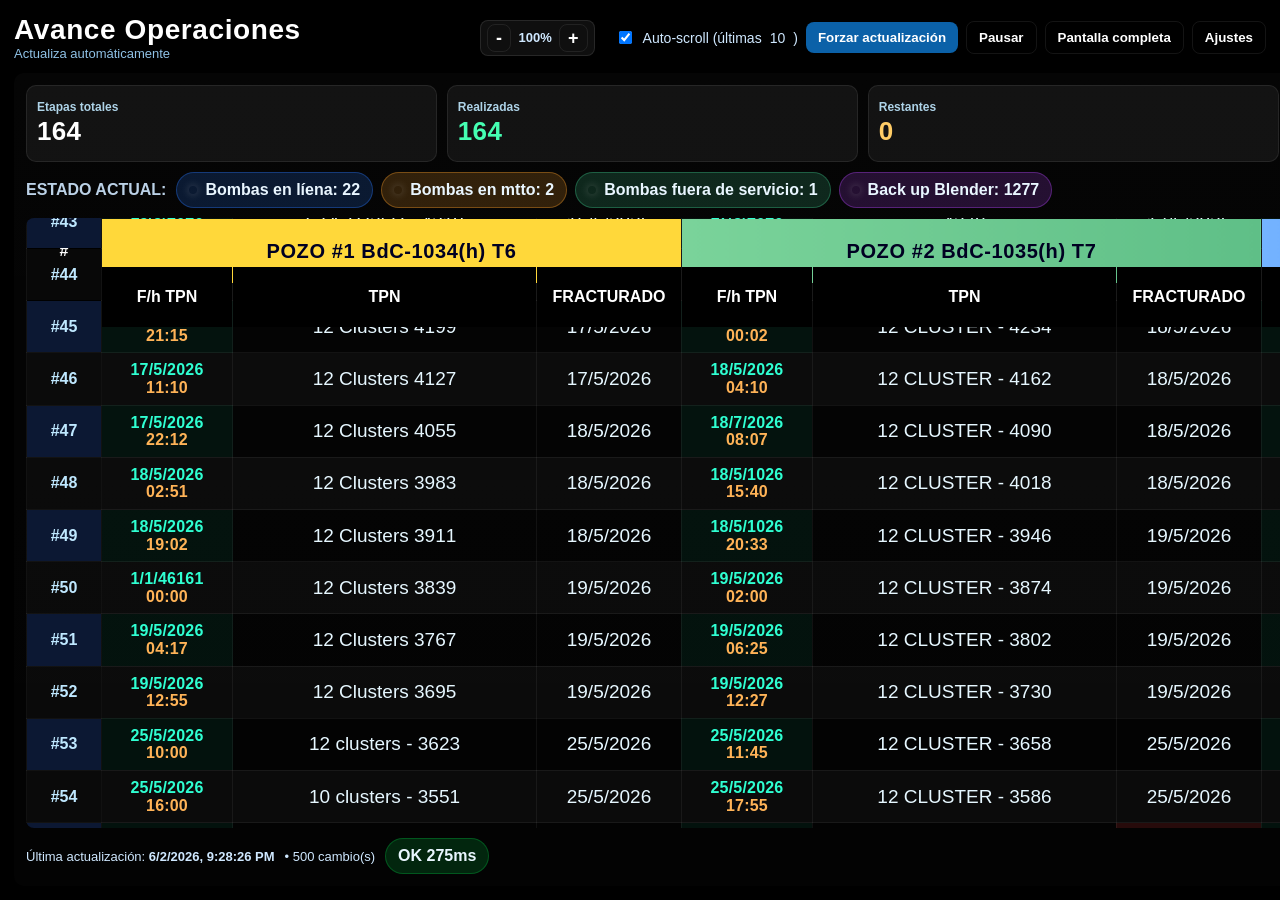
<file: index.html>
<!doctype html>
<html lang="es">
<head>
<meta charset="utf-8" />
<meta name="viewport" content="width=device-width, initial-scale=1, maximum-scale=1" />
<title>AVANCE PAD</title>

<script src="archivo_script.js"></script>

<link rel="stylesheet" href="hoja_estilos.css"/>

<style>
</style>
</head>

<body>
<div id="dimVeil"></div>
<div id="saver">
  <div id="saverStage"></div>
  <div class="center"></div>
  <div class="ticker" id="saverTicker"></div>
</div>

<div class="wrap">
  <header>
     <div>
      <h1>Avance Operaciones</h1>
      <div class="meta">Actualiza automáticamente</div>
    </div>
    <div class="controls">
      <div style="display:flex;align-items:center;gap:4px;margin-right:12px;background:rgba(255,255,255,0.06);padding:3px 6px;border-radius:8px;border:1px solid rgba(255,255,255,0.1)">
        <button class="btn secondary" id="btnZoomOut" style="padding:0 8px;
        font-size:18px;line-height:24px;height:28px" title="Reducir tamaño">-</button>
        <span id="txtZoom" style="font-size:13px;min-width:40px;text-align:center;font-weight:700;color:#cfe8ff">100%</span>
        <button class="btn secondary" id="btnZoomIn" style="padding:0 8px;
        font-size:18px;line-height:24px;height:28px" title="Aumentar tamaño">+</button>
      </div>

      <label class="switch">
        <input id="autoScroll" type="checkbox" />
        Auto-scroll (últimas <span id="autoN"></span>)
      </label>
      <button class="btn" id="btnRefresh">Forzar actualización</button>
      <button class="btn secondary" id="btnPause">Pausar</button>
      <button class="btn secondary" id="btnFull">Pantalla completa</button>
      <button class="btn secondary" id="btnSettings">Ajustes</button>
    </div>
  </header>

  <main>
    <div class="board">

      <div class="bar" style="flex-wrap:wrap">
        <div class="kpis" style="flex:1 1 680px">
          <div class="kpi"><div class="kpi-label">Etapas totales</div><div id="kpiTotal" class="kpi-value">0</div></div>
          <div class="kpi"><div class="kpi-label">Realizadas</div><div id="kpiDone" class="kpi-value kpi-green">0</div></div>
          <div class="kpi"><div class="kpi-label">Restantes</div><div id="kpiRemain" class="kpi-value kpi-amber">0</div></div>
          <div class="kpi">
            <div class="kpi-label">Velocidad Promedio</div>
            <div id="kpiAvg" class="kpi-sub">—</div>
            <div id="kpiWindow" class="kpi-note">Ventana usada: —</div>
          </div>
          <div class="kpi">
            <div class="kpi-label">Fin estimado</div>
            <div id="kpiETA" class="kpi-sub">—</div>
          </div>
        </div>

        <div class="indicators" style="margin-left:auto">
          <div id="datesReel" class="reel" aria-label="Fracturas por fecha (reel)"></div>
        </div>
      </div>

      <div class="bar">
        <div class="stockwrap">
          <div class="stocklabel">ESTADO ACTUAL:</div>
          <div id="stockBar" class="stockbar"></div>
        </div>
      </div>

      <div class="table-container" id="tableContainer">
        <table id="mainTable">
          <thead>
            <tr id="hdrTop"><th class="rowid">#</th></tr>
            <tr id="hdrSub"><th class="rowid">&nbsp;</th></tr>
          </thead>
          <tbody id="tbody"></tbody>
        </table>
      </div>

      <footer>
        <div id="footerLeft">
          <span>Última actualización: <strong id="lastUpdate">-</strong></span>
          <span id="delta" class="delta"></span>
          <span id="netStatus" class="pill">Conectando…</span>
        </div>
        <div class="meta">Actualiza cada <span id="refreshSec">15</span>s</div>
      </footer>
    </div>
  </main>
</div>

<div id="settingsModal" class="modal" aria-modal="true" role="dialog" aria-label="Ajustes">
  <div class="modal-card">
    <div class="modal-head"><strong>Ajustes rápidos</strong></div>
    <div class="modal-body">
      
      <section>
        <h4>Cálculo de Estimaciones</h4>
        <div class="grid g2">
          <label style="display:flex;align-items:center;gap:8px">
            <input type="checkbox" id="setUseManualSpeed"> 
            Usar velocidad fija
          </label>
          <label>Etapas por día
            <input type="number" id="setManualSpeed" min="1" max="100" step="0.1">
          </label>
        </div>
        <small style="opacity:0.7">Si se activa, el tiempo restante se calcula usando este valor fijo en lugar del promedio histórico.</small>
      </section>

      <section class="grid g3">
        <label>Tamaño “POZO #n” <input type="number" id="setPozoFont" min="12" max="40" step="1"></label>
        <label>Tamaño “STOCK” <input type="number" id="setStockFont" min="10" max="30" step="1"></label>
        <label>Tamaño datos <input type="number" id="setCellFont" min="12" max="32" step="1"></label>
      </section>

      <section>
        <h4>Protector de pantalla</h4>
        <div class="grid g3">
          <label>Modo
            <select id="setSaverMode">
              <option value="rotar">Rotar</option>
              <option value="blob">Luz ambiental</option>
              <option value="valores-rebotando">Valores rebotando</option>
              <option value="valores-lluvia">Lluvia de valores</option>
            </select>
          </label>
          <label>Minutos inactivo <input type="number" id="setSaverIdle" min="1" max="120" step="1"></label>
          <label>Rotar cada (min) <input type="number" id="setRotateEvery" min="1" max="60" step="1"></label>
          <div class="full" style="display:flex;gap:8px;align-items:center">
            <button class="btn secondary" id="btnTestSaver">Probar</button>
            <span class="pill small" id="saverStatus">—</span>
          </div>
        </div>
      </section>

      <section>
        <h4>Atenuación nocturna</h4>
        <div class="grid g3">
          <label><input type="checkbox" id="setNightEnabled"> Activar</label>
          <label>Hora inicio <input type="number" id="setNightStart" min="0" max="23"></label>
          <label>Hora fin <input type="number" id="setNightEnd" min="0" max="23"></label>
          <label class="full">Brillo (20–100%) <input type="range" id="setNightDim" min="20" max="100"></label>
        </div>
      </section>

      <section>
        <h4>Pixel-shift</h4>
        <div class="grid g3">
          <label><input type="checkbox" id="setShiftEnabled"> Activar</label>
          <label>Intervalo (min) <input type="number" id="setShiftEvery" min="1" max="60"></label>
          <label>Desplazamiento (px) <input type="number" id="setShiftPixels" min="0" max="10"></label>
        </div>
      </section>

      <section>
        <h4>Pozos visibles</h4>
        <div id="wellChooser" class="full"></div>
      </section>

      <section>
        <div style="display:flex;gap:8px;align-items:center;justify-content:space-between">
          <h4>Reglas de stock</h4>
          <div>
            <button class="btn secondary" id="btnLoadDetected">Cargar ítems</button>
            <button class="btn secondary" id="btnAddRule">Añadir regla</button>
          </div>
        </div>
        <div class="rules-head">
          <div>Ítem</div><div>Unidad</div><div>Bajo</div><div>Medio</div><div></div>
        </div>
        <div id="rulesBody"></div>
      </section>
    </div>

    <div class="modal-actions">
      <button class="btn secondary" id="btnCloseSettings">Cerrar</button>
      <button class="btn secondary" id="btnReset">Restablecer</button>
      <button class="btn" id="btnSaveSettings">Guardar</button>
    </div>
  </div>
</div>

<script>

</script>
</body>
</html>
</file>
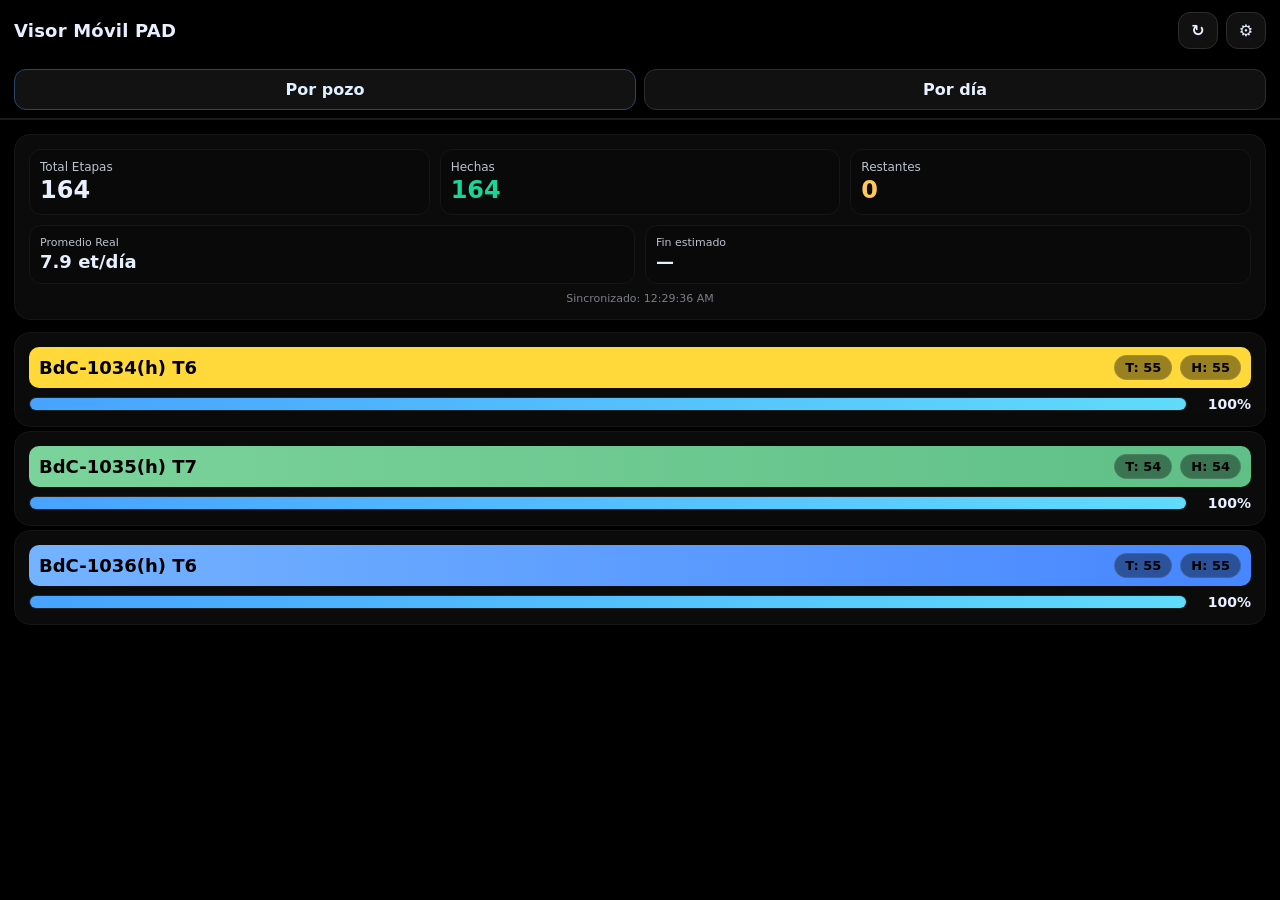
<file: tablet.html>
<!doctype html>
<html lang="es">
<head>
  <meta charset="utf-8" />
  <meta name="viewport" content="width=device-width, initial-scale=1, viewport-fit=cover" />
  <title>Visor Móvil PAD - Dinastía AI</title>
  <style>
    :root{
      --bg:#000; --card:#0b0b0b; --muted:#cfe8ff; --ok:#1ad598; --warn:#ffc857; --bad:#ff6b6b; --ink:#e8f0ff;
      --accent:#47a3ff; --soft:#111; --ring:#2d2d2d; --shadow: 0 6px 20px rgba(0,0,0,.55);
    }
    html,body{height:100%; margin:0; background:#000; color:var(--ink); font-family: Inter, system-ui, Segoe UI, Roboto, Arial, sans-serif; overflow-x:hidden;}
    .wrap{min-height:100%; display:flex; flex-direction:column;}
    header{position:sticky; top:0; z-index:10; background:linear-gradient(180deg, #000, rgba(0,0,0,.85)); border-bottom:1px solid #1a1a1a;}
    .bar{display:flex; align-items:center; gap:10px; padding:12px 14px}
    .title{font-size:18px; font-weight:700; letter-spacing:.2px}
    .grow{flex:1}
    button, .chip{appearance:none; border:1px solid var(--ring); background:var(--soft); color:var(--ink); border-radius:12px; padding:8px 12px; font:inherit; font-weight:600}
    button:active{transform:scale(.98)}
    .chip{border-radius:999px; font-size:12px; padding:6px 10px;}
    .toolbar{display:flex; gap:8px}

    .tabs{display:flex; gap:8px; padding:8px 14px; border-bottom:1px solid #1a1a1a}
    .tab{flex:1; text-align:center; padding:10px 0; border-radius:12px; background:var(--soft); border:1px solid var(--ring); cursor:pointer; font-weight:700;}
    .tab.active{background:#121212; border-color:#2b466f; color:#dff0ff}

    main{padding:14px; display:grid; gap:12px}
    .card{background:var(--card); border:1px solid #161616; border-radius:16px; box-shadow:var(--shadow)}
    .card.pad{padding:14px}

    .kpis{display:grid; grid-template-columns:repeat(3, 1fr); gap:10px}
    .kpi{background:#090909; border:1px solid #161616; border-radius:12px; padding:10px}
    .kpi .label{font-size:12px; opacity:.8}
    .kpi .value{font-size:24px; font-weight:800; margin-top:2px}
    .kpi.ok .value{color:var(--ok)}
    .kpi.warn .value{color:var(--warn)}

    .speed{display:grid; grid-template-columns:1fr 1fr; gap:10px; margin-top:10px}
    .speed .box{background:#090909; border:1px solid #161616; border-radius:12px; padding:10px}
    .speed .h{font-size:11px; opacity:.8}
    .speed .v{font-size:18px; font-weight:800; margin-top:2px; line-height: 1.2;}

    .pozo{display:grid; gap:8px; cursor:pointer; margin-bottom:4px}
    .pozo-title{display:flex; align-items:center; justify-content:space-between; padding:8px 10px; border-radius:10px; background:#101010}
    .pozo-title .name{font-weight:900; font-size:18px}
    .meta{display:flex; gap:8px}
    .badge{font-size:13px; background:rgba(0,0,0,0.4); border:1px solid rgba(255,255,255,0.1); padding:4px 10px; border-radius:999px; font-weight:700}

    .row{display:flex; align-items:center; gap:14px}
    .progress{height:12px; background:#090909; border:1px solid #222; border-radius:999px; overflow:hidden; flex:1}
    .progress > i{display:block; height:100%; background:linear-gradient(90deg, #47a3ff, #60dbfb)}
    .pct{width:50px; text-align:right; font-size:14px; font-weight:800}

    .list{display:grid; gap:10px}
    .item{display:flex; align-items:center; justify-content:space-between; padding:10px 12px; border-radius:12px; border:1px solid #161616; background:#0a0a0a}
    .item .left .h{font-weight:700}
    .item .right{font-weight:800}

    .backbar{display:flex; align-items:center; gap:10px; padding:8px 14px}
    .backbar .t{font-weight:900; font-size:18px}

    canvas{width:100%; height:220px; display:block}

    .overlay{position:fixed; inset:0; background:rgba(0,0,0,0.85); z-index:100; display:none; align-items:center; justify-content:center}
    .overlay.open{display:flex}
    .modal-box{background:#111; border:1px solid #222; width:90%; max-width:400px; border-radius:16px; padding:16px}
    .form-row{display:flex; align-items:center; justify-content:space-between; margin-bottom:12px; padding:10px; background:#080808; border-radius:8px}

    /* Colores por pozo */
    .color-1{ --c-bg:linear-gradient(90deg,#ffd83a,#ffd83a); --c-fg:#000; }
    .color-2{ --c-bg:linear-gradient(90deg,#7ad39a,#5fbf87); --c-fg:#000; }
    .color-3{ --c-bg:linear-gradient(90deg,#74b3ff,#4686ff); --c-fg:#000; }
    .color-4{ --c-bg:linear-gradient(90deg,#ff7b7b,#ff4c4c); --c-fg:#000; }
    .color-5{ --c-bg:linear-gradient(90deg,#ffffff,#f2f6f9); --c-fg:#000; }
    .color-6{ --c-bg:linear-gradient(90deg,#e8c3ff,#d79bf6); --c-fg:#000; }
    .pozo[class*="color-"] .pozo-title, #detailBar[class*="color-"] .t{ background:var(--c-bg); color:var(--c-fg); }
  </style>
</head>
<body>
  <div class="wrap">
    <header>
      <div class="bar">
        <div class="title">Visor Móvil PAD</div>
        <div class="grow"></div>
        <div class="toolbar">
          <button id="btnRefresh">↻</button>
          <button id="btnCfg">⚙️</button>
        </div>
      </div>
      <div class="tabs" id="mainTabs">
        <div class="tab active" data-view="pozos">Por pozo</div>
        <div class="tab" data-view="dias">Por día</div>
      </div>
      <div class="backbar" id="detailBar" style="display:none">
        <button id="btnBack">← Volver</button>
        <div class="t" id="detailTitle">Pozo</div>
      </div>
    </header>

    <main>
      <section class="card pad" id="topCard">
        <div class="kpis">
          <div class="kpi" id="kpiTotales"><div class="label">Total Etapas</div><div class="value">—</div></div>
          <div class="kpi ok" id="kpiRealizadas"><div class="label">Hechas</div><div class="value">—</div></div>
          <div class="kpi warn" id="kpiRestantes"><div class="label">Restantes</div><div class="value">—</div></div>
        </div>
        <div class="speed">
          <div class="box">
            <div class="h">Promedio Real</div>
            <div class="v" id="avgPace">—</div>
          </div>
          <div class="box">
            <div class="h">Fin estimado</div>
            <div class="v" id="etaFinish">—</div>
          </div>
        </div>
        <div id="lastUpdate" style="font-size:11px; opacity:0.5; margin-top:8px; text-align:center"></div>
      </section>

      <section id="viewPozos" class="pozos"></section>

      <section id="viewDias" class="dias" style="display:none">
        <section class="card pad" style="margin-bottom:10px"><canvas id="daysChart"></canvas></section>
        <div id="daysListBox"></div>
      </section>

      <section id="viewDetail" style="display:none">
        <section class="card pad" style="margin-bottom:10px"><canvas id="pozoChart"></canvas></section>
        <section class="card pad">
          <div class="summary" style="display:grid; grid-template-columns:1fr 1fr; gap:8px; margin-bottom:15px">
             <div class="kv" style="background:#0a0a0a; padding:10px; border-radius:8px"><span>Total:</span> <strong id="dTot">—</strong></div>
             <div class="kv" style="background:#0a0a0a; padding:10px; border-radius:8px"><span>Hechas:</span> <strong id="dDone">—</strong></div>
          </div>
          <div id="dList" class="list"></div>
        </section>
      </section>
    </main>
  </div>

  <div class="overlay" id="modalSettings">
    <div class="modal-box">
      <h3 style="margin-top:0">Ajustes de ETA</h3>
      <div class="form-row"><span>Usar Velocidad Fija</span><input type="checkbox" id="cfgUseManual"></div>
      <div class="form-row"><span>Etapas / Día</span><input type="number" id="cfgManualVal" step="0.1"></div>
      <button id="btnSaveCfg" style="width:100%; background:var(--accent); color:#000; border:none; padding:12px; border-radius:8px; font-weight:bold">Guardar</button>
      <button id="btnCloseCfg" style="width:100%; background:transparent; border:none; color:#fff; margin-top:10px">Cerrar</button>
    </div>
  </div>

<script>
"use strict";

const CONFIG = {
  DATA_URL: 'status.json',
  MAX_ETAPAS: 70
};

let PREFS = JSON.parse(localStorage.getItem('mobile_prefs')) || { useManual: true, manualSpeed: 8 };
let gStats = {}, gNames = {}, gDays = [];

const $ = s => document.querySelector(s);
const $$ = s => Array.from(document.querySelectorAll(s));

function pad2(n) { return String(n).padStart(2,'0'); }

function isStop(v) {
  return String(v || "").trim().toUpperCase() === 'STOP';
}

function isCancelada(v) {
  return String(v || "").trim().normalize('NFD').replace(/[\u0300-\u036f]/g,'').toLowerCase() === 'cancelada';
}

function isValidDate(v) {
  const s = String(v || "").trim();
  if(!s) return false;
  if(!isNaN(s) && Number(s) > 30000 && Number(s) < 80000) return true;
  return /^(\d{1,2})[\/\-](\d{1,2})[\/\-](\d{2,4})/.test(s) || /^\d{4}-\d{2}-\d{2}/.test(s);
}

function parseToYMD(v) {
  const s = String(v || "").trim();
  if(!s) return null;

  if(!isNaN(s) && Number(s) > 30000 && Number(s) < 80000) {
    const d = new Date(Date.UTC(1899, 11, 30) + Math.round(Number(s) * 86400000));
    return `${d.getUTCFullYear()}-${pad2(d.getUTCMonth() + 1)}-${pad2(d.getUTCDate())}`;
  }

  let m = s.match(/^(\d{1,2})[\/\-](\d{1,2})[\/\-](\d{2,4})/);
  if(m) {
    let d = +m[1], mo = +m[2], y = +m[3];
    if(y < 100) y += 2000;
    return `${y}-${pad2(mo)}-${pad2(d)}`;
  }

  m = s.match(/^(\d{4})-(\d{2})-(\d{2})/);
  if(m) return s.substring(0, 10);

  return null;
}

function displayDate(v) {
  if(!isValidDate(v)) return v;
  const ymd = parseToYMD(v);
  if(!ymd) return v;
  const parts = ymd.split('-');
  return `${parts[2]}/${parts[1]}/${parts[0]}`;
}

async function load() {
  try {
    const res = await fetch(`${CONFIG.DATA_URL}?v=${Date.now()}`);
    const json = await res.json();
    const rows = json.items || [];

    const names = {};
    const firstRow = rows[0] || {};
    Object.keys(firstRow).forEach(k => {
      if(k.startsWith('FechaFracPozo')) {
        const id = k.match(/\d+/)[0];
        const val = String(firstRow[k] || "").trim();
        if(val && val.toUpperCase() !== 'X') names[id] = val;
      }
    });

    const stats = {};
    const dailyMap = new Map();

    const dataRows = rows.filter(r => {
      const fText = String(r.Fila || r.fila || "").trim().replace('#','');
      if(fText === "0" || fText === "00") return true;
      const fNum = parseInt(fText, 10);
      return !isNaN(fNum) && fNum <= CONFIG.MAX_ETAPAS;
    });

    Object.keys(names).forEach(id => {
      const fk = `FechaFracPozo${id}`;
      let totalSlots = 0, hechas = 0, canceladas = 0, serie = [];

      for(const r of dataRows) {
        const val = r[fk];
        const fLabel = String(r.Fila || r.fila || "").trim();
        const fNum = parseInt(fLabel.replace('#',''), 10);

        // Ignorar fila #00
        if(fNum === 0) continue;

        // STOP: cortar el pozo aquí
        if(isStop(val)) break;

        // Suma al total siempre (cancelada o no)
        totalSlots++;

        // Cancelada: suma al total, se contabiliza aparte para
        // descontar de restantes, NO suma a hechas
        if(isCancelada(val)) {
          canceladas++;
          serie.push({ f: fLabel, v: 'Cancelada', isH: false, isCancelada: true });
          continue;
        }

        if(isValidDate(val)) {
          hechas++;
          const ymd = parseToYMD(val);
          if(ymd) dailyMap.set(ymd, (dailyMap.get(ymd)||0) + 1);
        }
        serie.push({ f: fLabel, v: val, isH: isValidDate(val), isCancelada: false });
      }

      if(totalSlots > 0 || hechas > 0) {
        stats[id] = {
          total: totalSlots,
          hechas,
          // rest = pendientes reales: ni hechas ni canceladas
          rest: Math.max(0, totalSlots - hechas - canceladas),
          serie,
          name: names[id]
        };
      }
    });

    gStats = stats;
    gNames = names;
    gDays = Array.from(dailyMap.entries()).sort((a,b) => b[0].localeCompare(a[0]));

    $('#lastUpdate').textContent = `Sincronizado: ${new Date().toLocaleTimeString()}`;
    renderMain();
    if($('#viewDias').style.display !== 'none') renderDays();
  } catch(e) { console.error("Error cargando datos:", e); }
}

function renderMain() {
  const all = Object.values(gStats);
  const t = all.reduce((a,b) => a + b.total, 0);
  const h = all.reduce((a,b) => a + b.hechas, 0);
  // Usa rest pre-calculado por pozo para respetar canceladas
  const r = all.reduce((a,b) => a + b.rest, 0);

  $('#kpiTotales .value').textContent = t;
  $('#kpiRealizadas .value').textContent = h;
  $('#kpiRestantes .value').textContent = r;

  const last7 = gDays.slice(0, 7);
  const avg = last7.length ? (last7.reduce((a,b) => a + b[1], 0) / last7.length) : 0;
  $('#avgPace').textContent = `${avg.toFixed(1)} et/día`;

  const speed = PREFS.useManual ? PREFS.manualSpeed : avg;
  const speedLabel = PREFS.useManual ? `Manual: ${speed}` : `Real: ${avg.toFixed(1)}`;

  if(speed > 0 && r > 0) {
    const dLeft = r / speed;
    const target = new Date(Date.now() + dLeft * 86400000);
    $('#etaFinish').innerHTML = `${target.toLocaleDateString('es-AR', {day:'2-digit', month:'2-digit'})} <div style="font-size:10px; opacity:0.6; font-weight:normal">(Base: ${speedLabel} et/día)</div>`;
  } else {
    $('#etaFinish').textContent = "—";
  }

  const cont = $('#viewPozos'); cont.innerHTML = '';
  Object.keys(gStats).forEach(id => {
    const p = gStats[id];
    const pct = p.total > 0 ? Math.round((p.hechas / p.total) * 100) : 0;
    const el = document.createElement('div');
    el.className = `card pad pozo color-${id}`;
    el.innerHTML = `
      <div class="pozo-title">
        <div class="name">${p.name}</div>
        <div class="meta"><span class="badge">T: ${p.total}</span> <span class="badge">H: ${p.hechas}</span></div>
      </div>
      <div class="row">
        <div class="progress"><i style="width:${pct}%"></i></div>
        <div class="pct">${pct}%</div>
      </div>
    `;
    el.onclick = () => openDetail(id);
    cont.appendChild(el);
  });
}

function renderDays() {
  const box = $('#daysListBox');
  if(!box) return;
  box.innerHTML = '<div class="list"></div>';

  if(gDays.length === 0) {
    box.innerHTML = '<div style="text-align:center; padding:20px; opacity:0.5">Sin datos registrados</div>';
    return;
  }

  gDays.forEach(([ymd, count]) => {
    const item = document.createElement('div');
    item.className = 'item';
    const dateParts = ymd.split('-');
    const d = `${dateParts[2]}/${dateParts[1]}`;
    item.innerHTML = `<div class="left"><strong>${d}</strong></div><div class="right">${count} etapas</div>`;
    box.firstChild.appendChild(item);
  });
}

function openDetail(id) {
  const p = gStats[id];
  $('#detailTitle').textContent = p.name;
  $('#detailBar').className = `backbar color-${id}`;
  $('#dTot').textContent = p.total;
  $('#dDone').textContent = p.hechas;

  const list = $('#dList'); list.innerHTML = '';
  p.serie.forEach(s => {
    const item = document.createElement('div');
    item.className = 'item';
    const valDisp = s.isCancelada ? 'Cancelada' : (s.v ? displayDate(s.v) : '—');
    const color = s.isH ? '#1ad598' : (s.isCancelada ? '#ff9500' : '');
    item.innerHTML = `<div class="left"><strong>Etapa ${s.f}</strong></div><div class="right" style="color:${color}">${valDisp}</div>`;
    list.appendChild(item);
  });

  $('#topCard').style.display='none';
  $('#viewPozos').style.display='none';
  $('#mainTabs').style.display='none';
  $('#detailBar').style.display='flex';
  $('#viewDetail').style.display='grid';
  drawChart($('#pozoChart'), p);
}

function drawChart(canv, pozoData) {
  const ctx = canv.getContext('2d'), dpr = window.devicePixelRatio || 1;
  const w = canv.clientWidth, h = canv.clientHeight;
  canv.width = w * dpr; canv.height = h * dpr;
  ctx.scale(dpr, dpr); ctx.clearRect(0,0,w,h);

  const m = new Map();
  pozoData.serie.forEach(s => {
    if(s.isH) { const y = parseToYMD(s.v); if(y) m.set(y, (m.get(y)||0)+1); }
  });
  const data = Array.from(m.entries()).sort((a,b) => a[0].localeCompare(b[0])).slice(-8);

  const max = Math.max(1, ...data.map(d=>d[1])), pad = 20, chartW = w - pad*2, chartH = h - pad*2;
  const stepX = chartW / Math.max(1, data.length);

  data.forEach((d, i) => {
    const bw = Math.max(10, stepX - 15), bh = (d[1]/max)*chartH, x = pad + i*stepX + (stepX-bw)/2, y = h - pad - bh;
    ctx.fillStyle = '#47a3ff'; ctx.fillRect(x, y, bw, bh);
    ctx.fillStyle = '#fff'; ctx.font = '10px sans-serif'; ctx.textAlign = 'center'; ctx.fillText(d[1], x+bw/2, y-5);
    ctx.font = '8px sans-serif'; ctx.fillText(d[0].split('-').slice(1).reverse().join('/'), x+bw/2, h-5);
  });
}

$('#btnRefresh').onclick = load;

$('#btnBack').onclick = () => {
  $('#detailBar').style.display='none';
  $('#viewDetail').style.display='none';
  $('#topCard').style.display='block';
  $('#viewPozos').style.display='grid';
  $('#mainTabs').style.display='flex';
};

$('#btnCfg').onclick = () => {
  $('#cfgUseManual').checked = PREFS.useManual;
  $('#cfgManualVal').value = PREFS.manualSpeed;
  $('#modalSettings').classList.add('open');
};

$('#btnCloseCfg').onclick = () => $('#modalSettings').classList.remove('open');

$('#btnSaveCfg').onclick = () => {
  PREFS.useManual = $('#cfgUseManual').checked;
  PREFS.manualSpeed = parseFloat($('#cfgManualVal').value) || 8;
  localStorage.setItem('mobile_prefs', JSON.stringify(PREFS));
  $('#modalSettings').classList.remove('open');
  renderMain();
};

$$('.tab').forEach(t => t.onclick = () => {
  $$('.tab').forEach(x => x.classList.remove('active'));
  t.classList.add('active');
  const v = t.dataset.view;
  $('#viewPozos').style.display = v==='pozos' ? 'grid' : 'none';
  $('#viewDias').style.display  = v==='dias'  ? 'block' : 'none';
  if(v === 'dias') {
    renderDays();
    setTimeout(() => {
      const canv = $('#daysChart');
      const ctx = canv.getContext('2d'), dpr = window.devicePixelRatio || 1;
      const w = canv.clientWidth, h = canv.clientHeight;
      canv.width = w * dpr; canv.height = h * dpr;
      ctx.scale(dpr, dpr); ctx.clearRect(0,0,w,h);
      const data = gDays.slice(0, 10).reverse();
      const max = Math.max(1, ...data.map(d=>d[1])), pad = 20, chartW = w - pad*2, chartH = h - pad*2;
      const stepX = chartW / Math.max(1, data.length);
      data.forEach((d, i) => {
        const bw = Math.max(10, stepX - 15), bh = (d[1]/max)*chartH, x = pad + i*stepX + (stepX-bw)/2, y = h - pad - bh;
        ctx.fillStyle = '#47a3ff'; ctx.fillRect(x, y, bw, bh);
        ctx.fillStyle = '#fff'; ctx.font = '10px sans-serif'; ctx.textAlign = 'center'; ctx.fillText(d[1], x+bw/2, y-5);
        ctx.font = '8px sans-serif'; ctx.fillText(d[0].split('-').slice(1).reverse().join('/'), x+bw/2, h-5);
      });
    }, 50);
  }
});

load();
setInterval(load, 60000);
</script>
</body>
</html>
</file>
<file: hoja_estilos.css>
:root{
    --bg:#000000;
    --card:#08203a; --muted:#cfe8ff;

    --header-h-1:48px; --header-h-2:44px;

    --pozo-font-size:20px; --stock-font-size:14px; --cell-font-size:19px;

    --w-id:54px; --w-seq:110px;

    --reel-gap:8px; --reel-pad:10px; --reel-num-size:20px; --reel-date-size:18px;

    --row-h:44px; --nudge-x:0px; --nudge-y:0px; --overscan:0px;
  }

  html,body{height:100%;margin:0;background:var(--bg);color:#fff;font-family:Inter,Segoe UI,Arial,sans-serif; overflow:hidden;}

  .wrap{padding:calc(14px + var(--overscan));
    box-sizing:border-box;
    display:flex;flex-direction:column;
    height:100%;
    transform:translate(var(--nudge-x), var(--nudge-y));    
    transition:transform .25s ease;}

  header{display:flex;align-items:center;justify-content:space-between;gap:12px}
  header h1{margin:0;font-size:28px;letter-spacing:.6px}
  header .meta{opacity:.9;font-size:13px;color:#9fd7ff}
  .controls{display:flex;gap:8px;align-items:center;flex-wrap:wrap}
  .btn{background:#0b61a8;border:none;color:#fff;padding:8px 12px;border-radius:8px;cursor:pointer;font-weight:600}
  .btn.secondary{background:transparent;border:1px solid rgba(255,255,255,.08)}
  .switch{display:flex;align-items:center;gap:8px;font-size:14px;color:var(--muted);cursor:pointer}

  main{flex:1;margin-top:12px;display:flex;min-height:0}
  .board{flex:1;background:linear-gradient(180deg,rgba(255,255,255,.02),rgba(255,255,255,.01));border-radius:10px;padding:12px;box-sizing:border-box;display:flex;flex-direction:column}

  .table-container{flex:1;overflow:auto;border-radius:8px;position:relative;min-height:0}
  table{border-collapse:collapse;width:100%;min-width:1280px}
  th,td{border:1px solid rgba(255,255,255,.06);padding:8px 10px;text-align:center;white-space:nowrap}

  thead th{background:var(--bg);box-shadow:0 2px 0 rgba(0,0,0,.25)}
  thead tr:first-child th{position:sticky;top:0;z-index:11;height:var(--header-h-1)}
  thead tr:nth-child(2) th{position:sticky;top:var(--header-h-1);z-index:12;height:var(--header-h-2)}

  tbody td{height:var(--row-h);background:transparent;color:#e6f7ff;transition:background .15s ease}
  tbody tr.alt td{background:rgba(255,255,255,.03)}
  tbody tr:hover td{background:rgba(255,255,255,.06)}

  th.rowid,td.rowid{position:sticky;left:0;z-index:20;width:var(--w-id);min-width:var(--w-id);max-width:var(--w-id)}
  td.rowid{font-weight:800;color:#bfe8ff;background:#0c1833}

  th.seq,td.seq{width:var(--w-seq);min-width:var(--w-seq);max-width:var(--w-seq)}
  td.seq{font-weight:800;letter-spacing:.2px;background:rgba(0,255,160,.06)}
  .fh{line-height:1.1}
  .fh .d{color:#2fffd2;font-weight:900;display:inline-block}
  .fh .t{color:#ffb357;font-weight:900;display:inline-block}

  .pozoTop{font-size:var(--pozo-font-size);font-weight:800;letter-spacing:.6px;position:relative}
  .pozo-1{background:linear-gradient(90deg,#ffd83a,#ffd83a);color:#002}
  .pozo-2{background:linear-gradient(90deg,#7ad39a,#5fbf87);color:#002}
  .pozo-3{background:linear-gradient(90deg,#74b3ff,#4686ff);color:#002}
  .pozo-4{background:linear-gradient(90deg,#ff7b7b,#ff4c4c);color:#002}
  .pozo-5{background:linear-gradient(90deg,#ffffff,#f2f6f9);color:#002}
  .pozo-6{background:linear-gradient(90deg,#e8c3ff,#d79bf6);color:#201}

  td[data-col^="Pozo"], td[data-col^="Estado"]{font-size:var(--cell-font-size)}

  .pozoTop .badge{
    margin-left:8px;padding:2px 7px;border-radius:999px;font-size:12px;font-weight:900;line-height:1;color:#fff;
    background:rgba(0,0,0,.45);border:1px solid rgba(0,0,0,.55);
    box-shadow:0 0 0 1px rgba(255,255,255,.35),0 1px 6px rgba(0,0,0,.35);
    text-shadow:0 1px 1px rgba(0,0,0,.55);backdrop-filter:saturate(120%) blur(1px);-webkit-backdrop-filter:saturate(120%) blur(1px);
    vertical-align:middle
  }

  td.stop{background:rgba(255,60,60,.14)!important;color:#ffb3b3!important;font-weight:900;letter-spacing:.4px;text-shadow:0 0 6px rgba(255,60,60,.4)}
  td.cancelada{background:rgba(255,140,0,.14)!important;color:#ffb347!important;font-weight:900;letter-spacing:.4px;text-shadow:0 0 6px rgba(255,140,0,.4)}
  
  .table-container::-webkit-scrollbar{height:10px;width:10px}
  .table-container::-webkit-scrollbar-thumb{background:rgba(255,255,255,.15);border-radius:6px}

  .bar{display:flex;align-items:center;gap:14px;margin-bottom:10px;flex-wrap:nowrap;overflow-x:auto}

  .stockwrap{display:flex;align-items:center;gap:10px;flex:1 1 auto;min-width:0}
  .stocklabel{font-weight:800;color:#cfe8ff;opacity:.9}
  .stockbar{display:block;overflow-x:auto;overflow-y:hidden;white-space:nowrap;flex:1 1 auto}
  .pill{display:inline-flex;align-items:center;gap:8px;background:rgba(255,255,255,.06);border:1px solid rgba(255,255,255,.08);padding:8px 12px;border-radius:999px;font-size:var(--stock-font-size);color:#e9f6ff;font-weight:700;margin-right:8px}
  .pill .dot{width:8px;height:8px;border-radius:50%;box-shadow:0 0 8px rgba(255,255,255,.25)}
  .stock-theme-0{background:rgba(40,120,255,.18);border-color:rgba(40,120,255,.35)}
  .stock-theme-1{background:rgba(255,160,40,.18);border-color:rgba(255,160,40,.35)}
  .stock-theme-2{background:rgba(60,200,140,.18);border-color:rgba(60,200,140,.35)}
  .stock-theme-3{background:rgba(180,70,255,.18);border-color:rgba(180,70,255,.35)}
  .stock-theme-4{background:rgba(255,80,120,.18);border-color:rgba(255,80,120,.35)}
  .stock-theme-5{background:rgba(0,200,220,.18);border-color:rgba(0,0,0,.35)}
  .stock-theme-6{background:rgba(200,220,60,.18);border-color:rgba(200,220,60,.35)}
  .stock-theme-7{background:rgba(255,120,40,.18);border-color:rgba(255,120,40,.35)}

  /* ===== KPI CARDS ===== */
  .kpis{display:grid;grid-template-columns:repeat(3,minmax(120px,1fr)) 1.2fr 1.2fr;gap:10px;align-items:stretch}
  .kpi{background:rgba(255,255,255,.06);border:1px solid rgba(255,255,255,.08);border-radius:10px;padding:10px;display:flex;flex-direction:column;justify-content:center}
  .kpi.wide{grid-column:auto / span 1}
  .kpi-label{font-size:12px;color:#bfe8ff;opacity:.9;font-weight:700;margin-bottom:2px}
  .kpi-value{font-size:26px;font-weight:900;letter-spacing:.3px}
  .kpi-green{color:#45ffb2}
  .kpi-amber{color:#ffcc66}
  .kpi-sub{font-size:18px;font-weight:800}
  .kpi-note{font-size:12px;color:#bfe8ff;opacity:.95;margin-top:4px}

  .indicators{display:flex;align-items:center;gap:14px;flex:0 0 auto;min-width:max-content}
  .reel{display:flex;align-items:center;gap:var(--reel-gap);overflow-x:auto}
  .reel-btn{width:28px;height:28px;border-radius:8px;border:1px solid rgba(255,255,255,.15);background:rgba(255,255,255,.05);color:#cfe8ff;font-weight:800;cursor:pointer}
  .reel-btn:disabled{opacity:.4;cursor:default}
  .date-chip{display:flex;flex-direction:column;align-items:center;justify-content:center;min-width:132px;padding:var(--reel-pad);border-radius:10px;background:rgba(255,255,255,.05);border:1px solid rgba(255,255,255,.08)}
  .date-chip.latest{background:linear-gradient(180deg,rgba(0,163,255,.18),rgba(0,163,255,.08));border-color:rgba(0,163,255,.35)}
  .date-chip .date{font-size:var(--reel-date-size);color:#bfe8ff}
  .date-chip .num{font-size:var(--reel-num-size);font-weight:900;line-height:1.1}

  footer{display:flex;justify-content:space-between;align-items:center;margin-top:10px;font-size:13px;color:#cfe8ff;gap:10px}
  #footerLeft{display:flex;align-items:center;gap:10px;flex-wrap:wrap}

  #dimVeil{position:fixed;inset:0;pointer-events:none;background:#000;opacity:0;transition:opacity .4s ease;z-index:9996}

  #saver{position:fixed;inset:0;display:none;z-index:9997;
    background:radial-gradient(1200px 700px at var(--blob-x,40%) var(--blob-y,35%),rgba(0,163,255,.12),rgba(0,0,0,.85) 70%);
    backdrop-filter:blur(1px)
  }
  #saver .center{position:absolute;top:50%;left:50%;transform:translate(-50%,-50%);text-align:center;font-weight:900;letter-spacing:.5px}
  #saver .ticker{position:absolute;left:0;right:0;bottom:5%;text-align:center;font-size:14px;color:#cfe8ff;opacity:.9}
  #saverStage{position:absolute;inset:0;overflow:hidden}

  /* Animaciones optimizadas para GPU */
  .bImg, .fallImg{
      position:absolute;
      width:min(14vw,200px);
      height:auto;
      user-select:none;
      pointer-events:none;
      opacity:.95;
      filter:drop-shadow(0 10px 24px rgba(0,0,0,.35));
      will-change: transform;
  }
  .fallImg{ width:min(10vw,160px); opacity:.92; filter:drop-shadow(0 10px 20px rgba(0,0,0,.35)); }

  .modal{position:fixed;inset:0;display:none;align-items:center;justify-content:center;background:rgba(0,0,0,.5);z-index:9998}
  .modal-card{width:min(900px,96vw);max-height:90vh;overflow:auto;background:var(--card);border:1px solid rgba(255,255,255,.1);border-radius:12px;padding:16px;box-shadow:0 20px 60px rgba(0,0,0,.5)}
  .modal-head{display:flex;align-items:center;justify-content:space-between;margin-bottom:10px}
  .modal-body{display:flex;flex-direction:column;gap:16px}
  .modal-body section{padding:12px;border:1px solid rgba(255,255,255,.06);border-radius:10px;background:rgba(255,255,255,.03)}
  .modal-body h4{margin:0 0 8px 0;font-size:14px;color:#cfe8ff}
  .grid{display:grid;gap:16px}
  .g3{grid-template-columns:1fr 1fr 1fr}
  .g2{grid-template-columns:1fr 1fr}
  .full{grid-column:1/-1}
  .modal input[type="number"], .modal input[type="range"], .modal select{width:100%}
  .modal-actions{display:flex;gap:8px;justify-content:flex-end;margin-top:8px}
  .pill.small{padding:4px 8px;font-size:12px}

  #wellChooser{display:grid;grid-template-columns:repeat(6,minmax(100px,1fr));gap:10px}
  #wellChooser label{display:flex;align-items:center;gap:8px;font-weight:600;color:#cfe8ff}
  #wellChooser input{transform:scale(1.15)}

  html.is-tv .wrap{ transform:none !important; }
  html.is-tv #saver{ backdrop-filter:none; }
  html.is-tv .bImg, html.is-tv .fallImg{ filter:none !important; }
  html.is-tv thead th{ -webkit-transform:translateZ(0); transform:translateZ(0); }
</file>
